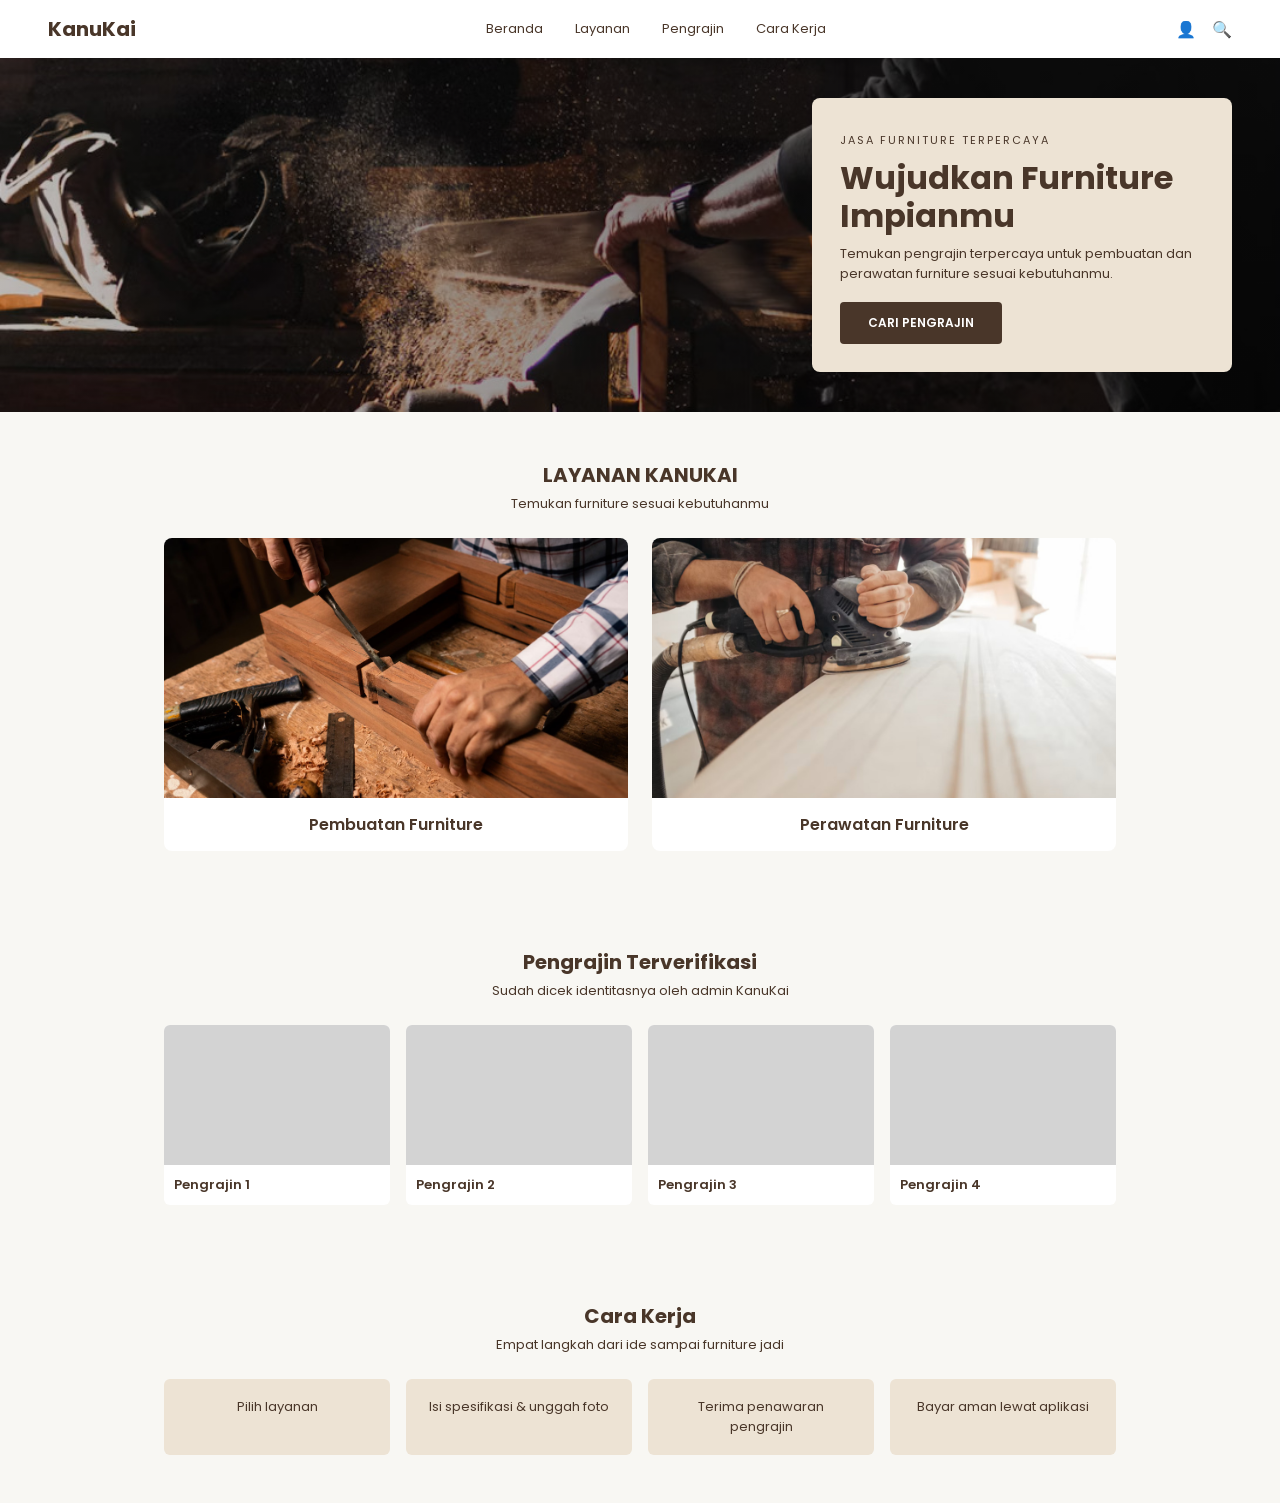
<file: index.html>
<!DOCTYPE html>
<html lang="id">
<head>
  <meta charset="UTF-8">
  <meta name="viewport" content="width=device-width, initial-scale=1">
  <title>KanuKai</title>
  <!-- Menghubungkan file CSS agar halaman punya tampilan -->
  <link rel="stylesheet" href="style.css">
</head>
<body>

  <!--  NAVBAR (menu atas). Sama di semua halaman  -->
  <nav class="nav">
    <a href="index.html" class="logo">KanuKai</a>
    <div class="nav-links">
      <a href="index.html">Beranda</a>
      <a href="index.html#layanan">Layanan</a>       <!-- #layanan = loncat ke bagian ber-id "layanan" -->
      <a href="index.html#pengrajin">Pengrajin</a>
      <a href="index.html#cara-kerja">Cara Kerja</a>
    </div>
    <div class="nav-icons"><span title="Akun">👤</span><span title="Cari">🔍</span></div>
  </nav>

  <!--  HERO (banner besar)  -->
  <header class="hero">
    <div class="hero-card">
      <small>JASA FURNITURE TERPERCAYA</small>
      <h1>Wujudkan Furniture Impianmu</h1>
      <p>Temukan pengrajin terpercaya untuk pembuatan dan perawatan furniture sesuai kebutuhanmu.</p>
      <a href="#layanan" class="btn">CARI PENGRAJIN</a>
    </div>
  </header>

  <!-- LAYANAN: dua kartu, klik untuk pindah halaman ===== -->
  <section class="section" id="layanan">
    <h2>LAYANAN KANUKAI</h2>
    <p>Temukan furniture sesuai kebutuhanmu</p>
    <div class="cards">
      <a href="pembuatan.html" class="card">
        <div class="img" style="background-image: url('images/pembuatan.jpg')"></div>
        <span>Pembuatan Furniture</span>
      </a>
      <a href="perawatan.html" class="card">
        <div class="img" style="background-image: url('images/perawatan.jpg')"></div>
        <span>Perawatan Furniture</span>
      </a>
    </div>
  </section>

  <!-- PENGRAJIN: untuk menambah, salin satu blok <div class="craft">  -->
  <section class="section" id="pengrajin">
    <h2>Pengrajin Terverifikasi</h2>
    <p>Sudah dicek identitasnya oleh admin KanuKai</p>
    <div class="craft-grid">
      <div class="craft"><div class="img"></div><div>Pengrajin 1</div></div>
      <div class="craft"><div class="img"></div><div>Pengrajin 2</div></div>
      <div class="craft"><div class="img"></div><div>Pengrajin 3</div></div>
      <div class="craft"><div class="img"></div><div>Pengrajin 4</div></div>
    </div>
  </section>

  <!-- CARA KERJA  -->
  <section class="section" id="cara-kerja">
    <h2>Cara Kerja</h2>
    <p>Empat langkah dari ide sampai furniture jadi</p>
    <div class="steps">
      <div>Pilih layanan</div>
      <div>Isi spesifikasi &amp; unggah foto</div>
      <div>Terima penawaran pengrajin</div>
      <div>Bayar aman lewat aplikasi</div>
    </div>
  </section>

</body>
</html>
</file>
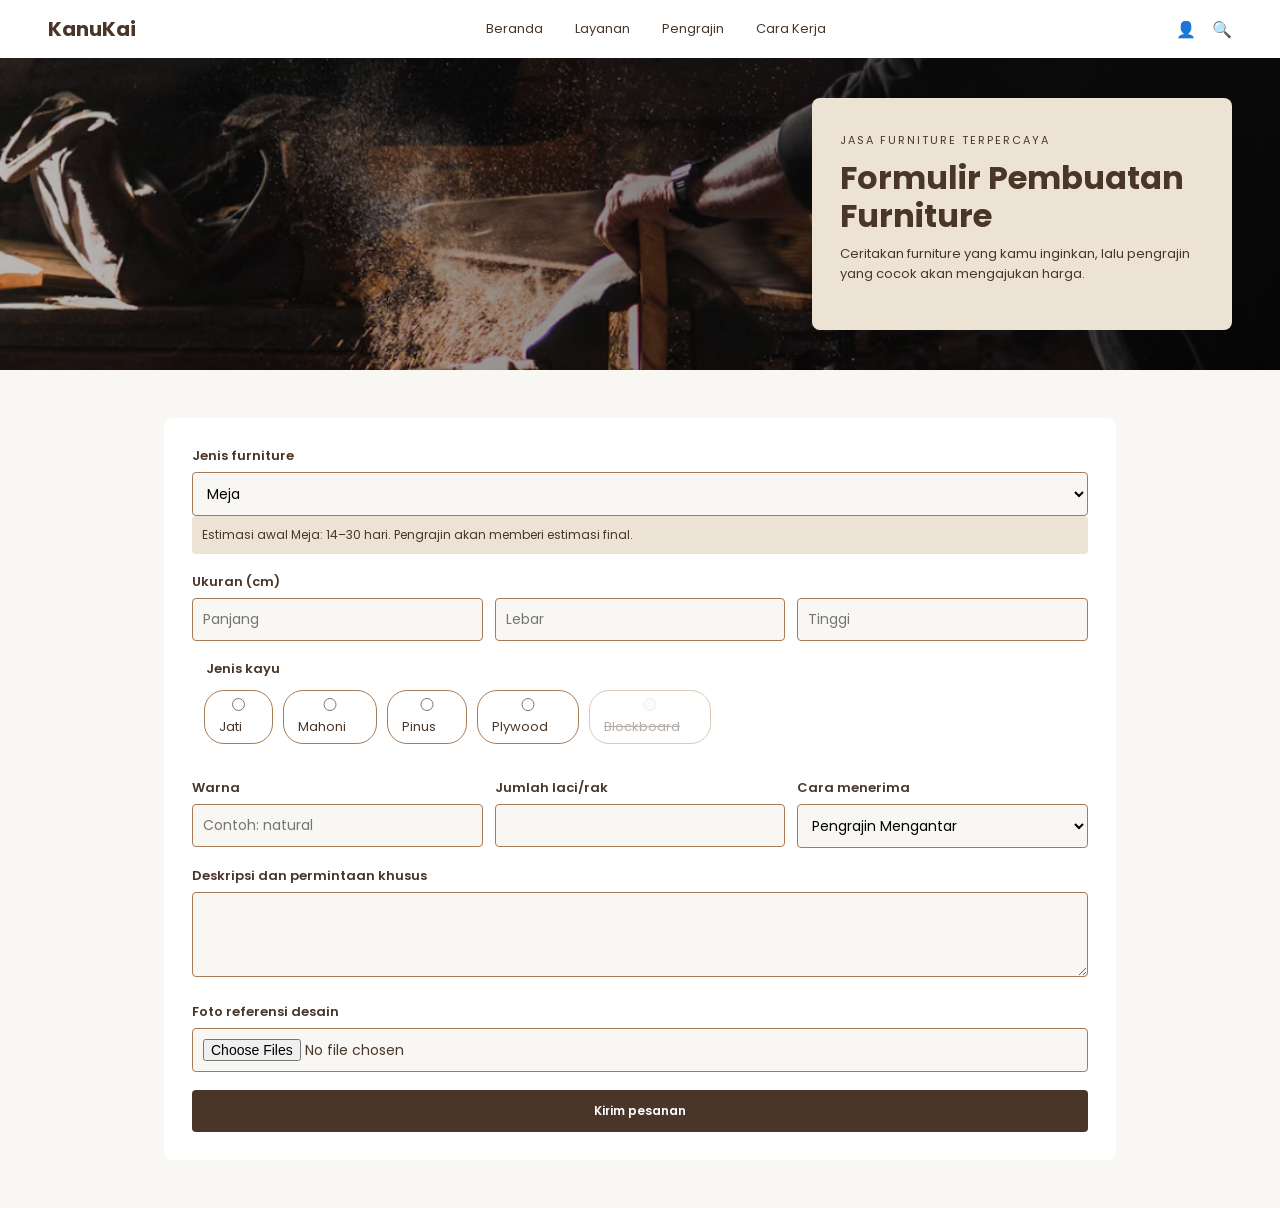
<file: pembuatan.html>
<!DOCTYPE html>
<html lang="id">
<head>
  <meta charset="UTF-8">
  <meta name="viewport" content="width=device-width, initial-scale=1">
  <title>Pembuatan Furniture | KanuKai</title>
  <link rel="stylesheet" href="style.css">
</head>
<body>

  <!-- NAVBAR -->
  <nav class="nav">
    <a href="index.html" class="logo">KanuKai</a>
    <div class="nav-links">
      <a href="index.html">Beranda</a>
      <a href="index.html#layanan">Layanan</a>
      <a href="index.html#pengrajin">Pengrajin</a>
      <a href="index.html#cara-kerja">Cara Kerja</a>
    </div>
    <div class="nav-icons"><span title="Akun">👤</span><span title="Cari">🔍</span></div>
  </nav>

  <!-- HERO -->
  <header class="hero">
    <div class="hero-card">
      <small>JASA FURNITURE TERPERCAYA</small>
      <h1>Formulir Pembuatan Furniture</h1>
      <p>Ceritakan furniture yang kamu inginkan, lalu pengrajin yang cocok akan mengajukan harga.</p>
    </div>
  </header>

  <section class="section">

    <!-- Button hijau "terkirim". awal di hide (display:none), muncul setelah form dikirim -->
    <div class="ok" id="sukses" style="display: none;">
      <h2>Pesanan terkirim</h2>
      <p>Pengrajin yang cocok akan segera mengajukan penawaran harga.</p>
      <a href="index.html" class="btn">Kembali ke beranda</a>
    </div>

    <!-- FORMULIR. menjalankan fungsi kirimForm() (ada di js/pembuatan.js) saat button kirim ditekan -->
    <form class="form" id="form" onsubmit="kirimForm(event)">

      <div class="field">
        <label>Jenis furniture</label>
        <!-- menjalankan ubahEstimasi() setiap pilihan diganti -->
        <select id="jenis" onchange="ubahEstimasi()">
          <option>Meja</option>
          <option>Rak</option>
          <option>Lemari</option>
        </select>
        <p class="hint" id="hint">Estimasi awal Meja: 14–30 hari. Pengrajin akan memberi estimasi final.</p>
      </div>

      <div class="field">
        <label>Ukuran (cm)</label>
        <div class="row">
          <!--  wajib diisi -->
          <input placeholder="Panjang" type="number" required>
          <input placeholder="Lebar" type="number" required>
          <input placeholder="Tinggi" type="number" required>
        </div>
      </div>

      <fieldset class="field" style="border: 0;">
        <legend>Jenis kayu</legend>
        <div class="opts">
          <!-- hanya boleh pilih satu. Nama harus sama agar jadi satu kelompok -->
          <label><input type="radio" name="kayu" value="Jati"> Jati</label>
          <label><input type="radio" name="kayu" value="Mahoni"> Mahoni</label>
          <label><input type="radio" name="kayu" value="Pinus"> Pinus</label>
          <label><input type="radio" name="kayu" value="Plywood"> Plywood</label>
          <!-- class="off" + disabled = pilihan pudar dan tidak bisa diklik (kayu tidak tersedia) -->
          <label class="off"><input type="radio" name="kayu" value="Blockboard" disabled> Blockboard</label>
        </div>
      </fieldset>

      <div class="row">
        <div class="field"><label>Warna</label><input placeholder="Contoh: natural"></div>
        <div class="field"><label>Jumlah laci/rak</label><input type="number" min="0"></div>
        <div class="field">
          <label>Cara menerima</label>
          <select>
            <option>Pengrajin Mengantar</option>
            <option>Customer Mengambil</option>
          </select>
        </div>
      </div>

      <div class="field"><label>Deskripsi dan permintaan khusus</label><textarea rows="3"></textarea></div>
      <div class="field"><label>Foto referensi desain</label><input type="file" accept="image/*" multiple></div>

      <button class="btn">Kirim pesanan</button>
    </form>

  </section>

  <!-- Menghubungkan file JavaScript -->
  <script src="js/pembuatan.js"></script>
</body>
</html>
</file>
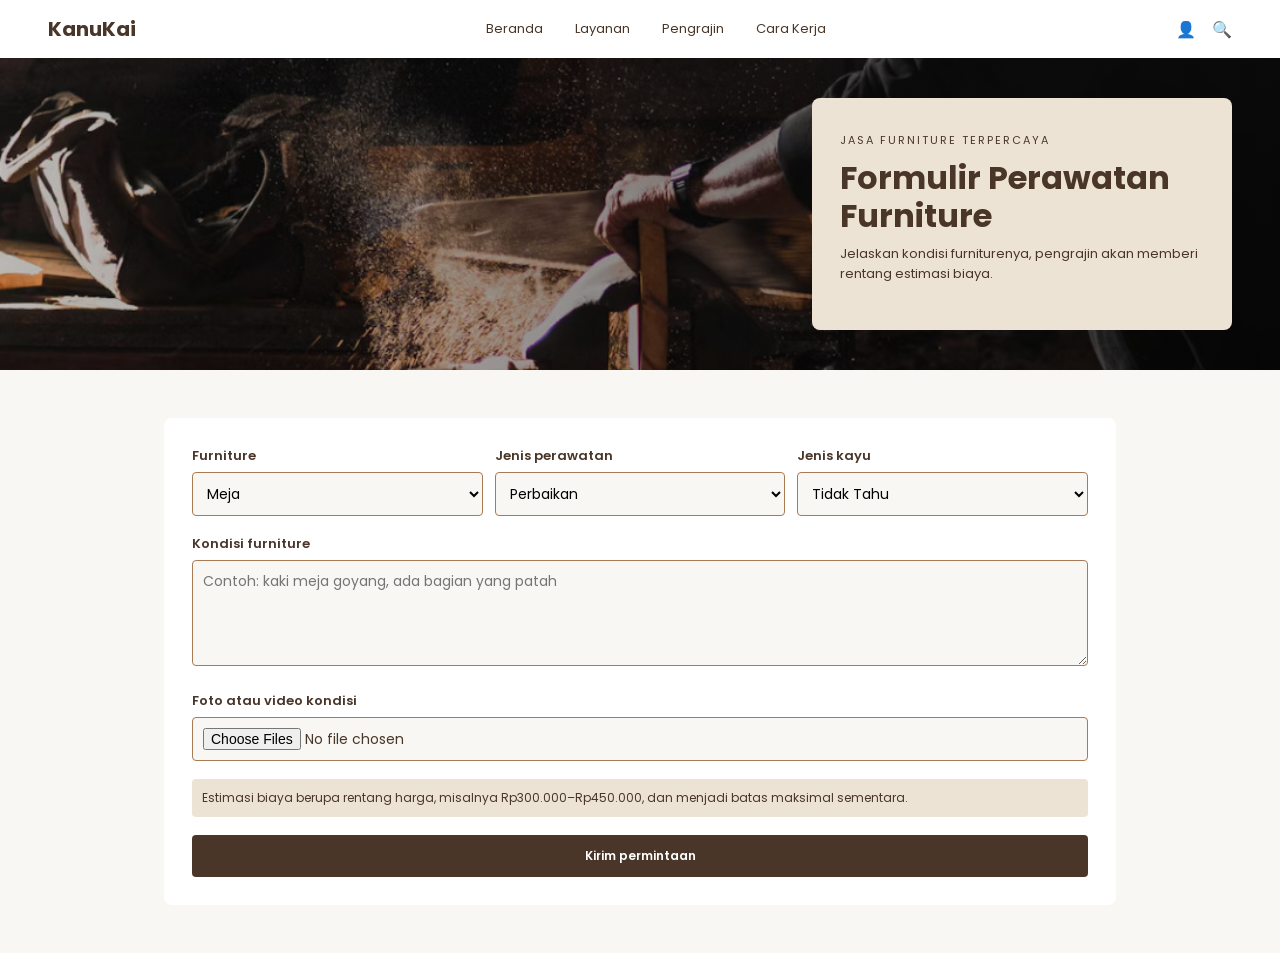
<file: perawatan.html>
<!DOCTYPE html>
<html lang="id">
<head>
  <meta charset="UTF-8">
  <meta name="viewport" content="width=device-width, initial-scale=1">
  <title>Perawatan Furniture | KanuKai</title>
  <link rel="stylesheet" href="style.css">
</head>
<body>

  <!-- NAVBAR -->
  <nav class="nav">
    <a href="index.html" class="logo">KanuKai</a>
    <div class="nav-links">
      <a href="index.html">Beranda</a>
      <a href="index.html#layanan">Layanan</a>
      <a href="index.html#pengrajin">Pengrajin</a>
      <a href="index.html#cara-kerja">Cara Kerja</a>
    </div>
    <div class="nav-icons"><span title="Akun">👤</span><span title="Cari">🔍</span></div>
  </nav>

  <!-- HERO -->
  <header class="hero">
    <div class="hero-card">
      <small>JASA FURNITURE TERPERCAYA</small>
      <h1>Formulir Perawatan Furniture</h1>
      <p>Jelaskan kondisi furniturenya, pengrajin akan memberi rentang estimasi biaya.</p>
    </div>
  </header>

  <section class="section">

    <!-- Button hijau "terkirim", awalnya di hide -->
    <div class="ok" id="sukses" style="display: none;">
      <h2>Permintaan terkirim</h2>
      <p>Pengrajin akan memberi rentang harga. Kamu setujui dulu sebelum mereka datang.</p>
      <a href="index.html" class="btn">Kembali ke beranda</a>
    </div>

    <!-- FORMULIR. menjalankan kirimForm() di js/perawatan.js -->
    <form class="form" id="form" onsubmit="kirimForm(event)">

      <div class="row">
        <div class="field">
          <label>Furniture</label>
          <select>
            <option>Meja</option>
            <option>Lemari</option>
            <option>Rak</option>
          </select>
        </div>
        <div class="field">
          <label>Jenis perawatan</label>
          <select>
            <option>Perbaikan</option>
            <option>Finishing / Pengecatan</option>
            <option>Perawatan Permukaan</option>
          </select>
        </div>
        <div class="field">
          <label>Jenis kayu</label>
          <!-- Customer boleh tidak tau jenis kayunya -->
          <select>
            <option>Tidak Tahu</option>
            <option>Jati</option>
            <option>Mahoni</option>
            <option>Pinus</option>
            <option>Plywood</option>
            <option>Blockboard</option>
          </select>
        </div>
      </div>

      <div class="field">
        <label>Kondisi furniture</label>
        <!-- wajib diisi. keterangan -->
        <textarea rows="4" required placeholder="Contoh: kaki meja goyang, ada bagian yang patah"></textarea>
      </div>

      <div class="field"><label>Foto atau video kondisi</label><input type="file" accept="image/*,video/*" multiple></div>

      <p class="hint">Estimasi biaya berupa rentang harga, misalnya Rp300.000–Rp450.000, dan menjadi batas maksimal sementara.</p>

      <button class="btn">Kirim permintaan</button>
    </form>

  </section>

  <script src="js/perawatan.js"></script>
</body>
</html>
</file>
<file: style.css>
/* Design utama, untuk tampilan */

@import url('https://fonts.googleapis.com/css2?family=Poppins:wght@400;500;600;700&display=swap');

/* Template warna yang digunakan */
:root{--brown:#493629;--wood:#A77B55;--cream:#EDE3D4;--soft:#F8F7F3;--green:#263C32;--white:#fff}

/* menghilangkan jarak bawaan browser */
*{box-sizing:border-box;margin:0}
body{font-family:'Poppins',sans-serif;color:var(--brown);background:var(--soft)}
a{color:inherit;text-decoration:none}   /* link tanpa garis bawah */

/* Navbar (menu atas) */
.nav{display:flex;justify-content:space-between;align-items:center;padding:14px 48px;background:var(--white);position:sticky;top:0;z-index:10}
.logo{font-weight:700;font-size:20px}
.nav-links{display:flex;gap:32px;font-size:13px}
.nav-links a:hover{color:var(--wood)}   /* warna berubah saat kursor di atas link */
.nav-icons{display:flex;gap:16px}

/*  Hero (banner besar di atas) */
.hero{min-height:300px;display:flex;justify-content:flex-end;align-items:center;padding:40px 48px;
  background:linear-gradient(90deg,rgba(0,0,0,.2),rgba(0,0,0,.6)),url('images/hero.jpg') center/cover,linear-gradient(135deg,#2b1f17,var(--brown))}
.hero-card{background:var(--cream);border-radius:8px;padding:28px;max-width:420px}
.hero-card h1{font-size:32px;line-height:1.2;margin:8px 0}
.hero-card small{letter-spacing:2px;font-size:11px}
.hero-card p{font-size:13px;margin-bottom:18px}

/* Tombol */
.btn{display:inline-block;background:var(--brown);color:var(--white);border:0;padding:12px 28px;font:600 12px 'Poppins';cursor:pointer;border-radius:4px}
.btn:hover{background:var(--green)}

/* halaman */
.section{max-width:1000px;margin:0 auto;padding:48px 24px;text-align:center}
.section h2{font-size:20px;margin-bottom:4px}
.section>p{font-size:13px;margin-bottom:24px}

/* Dua kartu layanan */
.cards{display:grid;grid-template-columns:repeat(2,1fr);gap:24px}
.card{background:var(--white);border-radius:8px;overflow:hidden;font-weight:600;transition:transform .2s}
.card:hover{transform:translateY(-4px)}   /* kartu naik sedikit saat disentuh kursor */
.card .img{height:260px;background:var(--wood) center/cover}
.card span{display:block;padding:14px}

/* Kotak pengrajin */
.craft-grid{display:grid;grid-template-columns:repeat(4,1fr);gap:16px;text-align:left}
.craft{background:var(--white);border-radius:6px;overflow:hidden;font-size:13px;font-weight:600}
.craft .img{height:140px;background:#d3d3d3}
.craft div+div{padding:10px}

/* Kotak langkah cara kerja */
.steps{display:grid;grid-template-columns:repeat(4,1fr);gap:16px;font-size:13px}
.steps div{background:var(--cream);padding:18px;border-radius:6px}

/* Formulir */
.form{background:var(--white);border-radius:8px;padding:28px;text-align:left;display:grid;gap:18px}
.field label,.field legend{display:block;font-size:13px;font-weight:600;margin-bottom:6px}
.field input,.field select,.field textarea{width:100%;padding:10px;border:1px solid var(--wood);border-radius:4px;font:14px 'Poppins';background:var(--soft)}
.row{display:grid;grid-template-columns:repeat(3,1fr);gap:12px}   /* 3 kolom sejajar */
.opts{display:flex;flex-wrap:wrap;gap:10px}
.opts label{border:1px solid var(--wood);border-radius:20px;padding:6px 14px;font-size:13px;font-weight:400;cursor:pointer}
.opts label.off{opacity:.4;cursor:not-allowed;text-decoration:line-through}   /* pilihan kayu yang tidak tersedia (pudar) */
.hint{font-size:12px;background:var(--cream);padding:10px;border-radius:4px}
.ok{background:var(--green);color:var(--white);padding:32px;border-radius:8px}   /* kotak hijau "terkirim" */
.ok .btn{background:var(--cream);color:var(--brown);margin-top:16px}

/* Tampilan HP (layar lebar maksimal 700px) */
@media(max-width:700px){
  .nav{padding:12px 16px}
  .nav-links{display:none}
  .hero{padding:24px 16px}
  .cards,.steps{grid-template-columns:1fr}
  .craft-grid{grid-template-columns:repeat(2,1fr)}
  .row{grid-template-columns:1fr}
}
</file>
